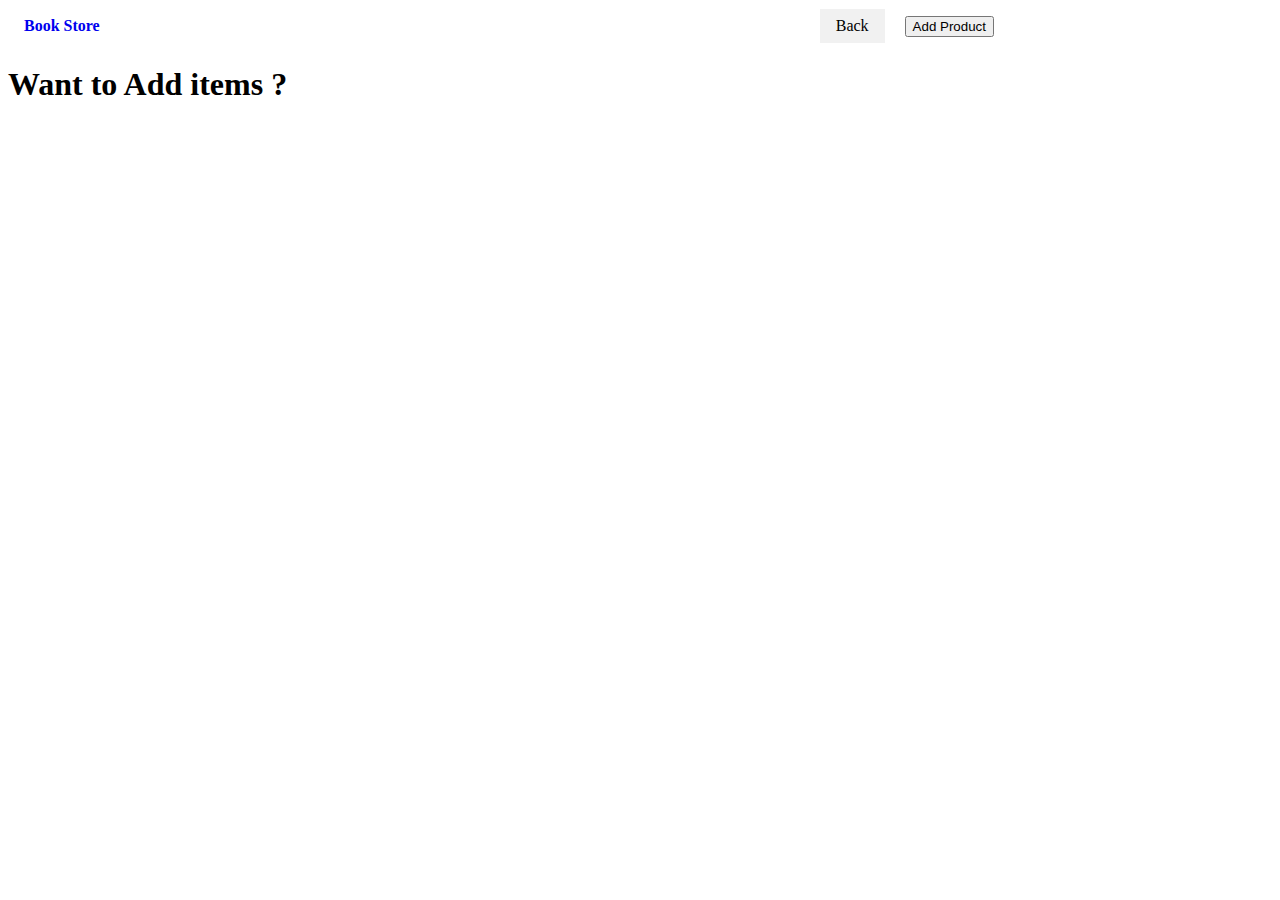
<file: add-product/index.html>
<!DOCTYPE html>
<html lang="en">
<head>
    <!--Required meta tags-->
    <meta charset="UTF-8">
    <meta name="viewport" content="width=device-width, initial-scale=1.0">

    <!--jQuery-->
    <script src="https://ajax.googleapis.com/ajax/libs/jquery/3.5.1/jquery.min.js"></script>
    
    <!--Bootstrap CSS-->
    <link href="https://cdn.jsdelivr.net/npm/bootstrap@5.0.0-beta1/dist/css/bootstrap.min.css" rel="stylesheet" integrity="sha384-giJF6kkoqNQ00vy+HMDP7azOuL0xtbfIcaT9wjKHr8RbDVddVHyTfAAsrekwKmP1" crossorigin="anonymous">

    <!--Custom Stylesheet-->
    <link rel="stylesheet" href="style1.css">

    <!--Favicon-->
    <link rel="icon" type="image/x-icon" href="/image/favicon.png">

    <title>Bookstore website</title>
</head>
<body class="d-flex flex-column min-vh-100">
    <header>


        <!--Navigation bar-->
        <div class="navbar navbar-dark bg-dark shadow-sm">
            <div class="container">
                <a href="/" class="navbar-brand d-flex align-items-center">
                    
                    <strong>Book Store</strong>
                </a>
                <a href="/index.html" class="previous" title="back"> Back</a>
                <a href="form.html">
                <button class="btn btn-outline-warning" type="button" id="add-product" title="add product">Add Product</button>
            </a>
            </div>
           
        </div>
    </header>

    <main class="container main">
        <section class="py-5 text-center container">
            <div class="row py-lg-5">
              <div class="col-lg-6 col-md-8 mx-auto">
                <h1 class="fw-light">Want to Add items ?</h1>
                
              </div>
            </div>
        </section>

            
        </div>
       

        <div class="album py-5 bg-light">
            <div class="container">
                <div class="row" id="card-container">
                    <!--More cards will be add here-->
                    
                </div>
            </div>
        </div>
    </main>

  
    
    <!--Bootstrap Bundle with Popper-->
    <!--<script src="https://cdn.jsdelivr.net/npm/bootstrap@5.0.0-beta1/dist/js/bootstrap.bundle.min.js" integrity="sha384-ygbV9kiqUc6oa4msXn9868pTtWMgiQaeYH7/t7LECLbyPA2x65Kgf80OJFdroafW" crossorigin="anonymous"></script>-->
  <!--  <script src="itemsController.js"></script>    
    <script src="item.js"></script>
  
    <script src="utils.js"></script>
    <script src="index.js"></script> -->
   
</body>
</html>
</file>
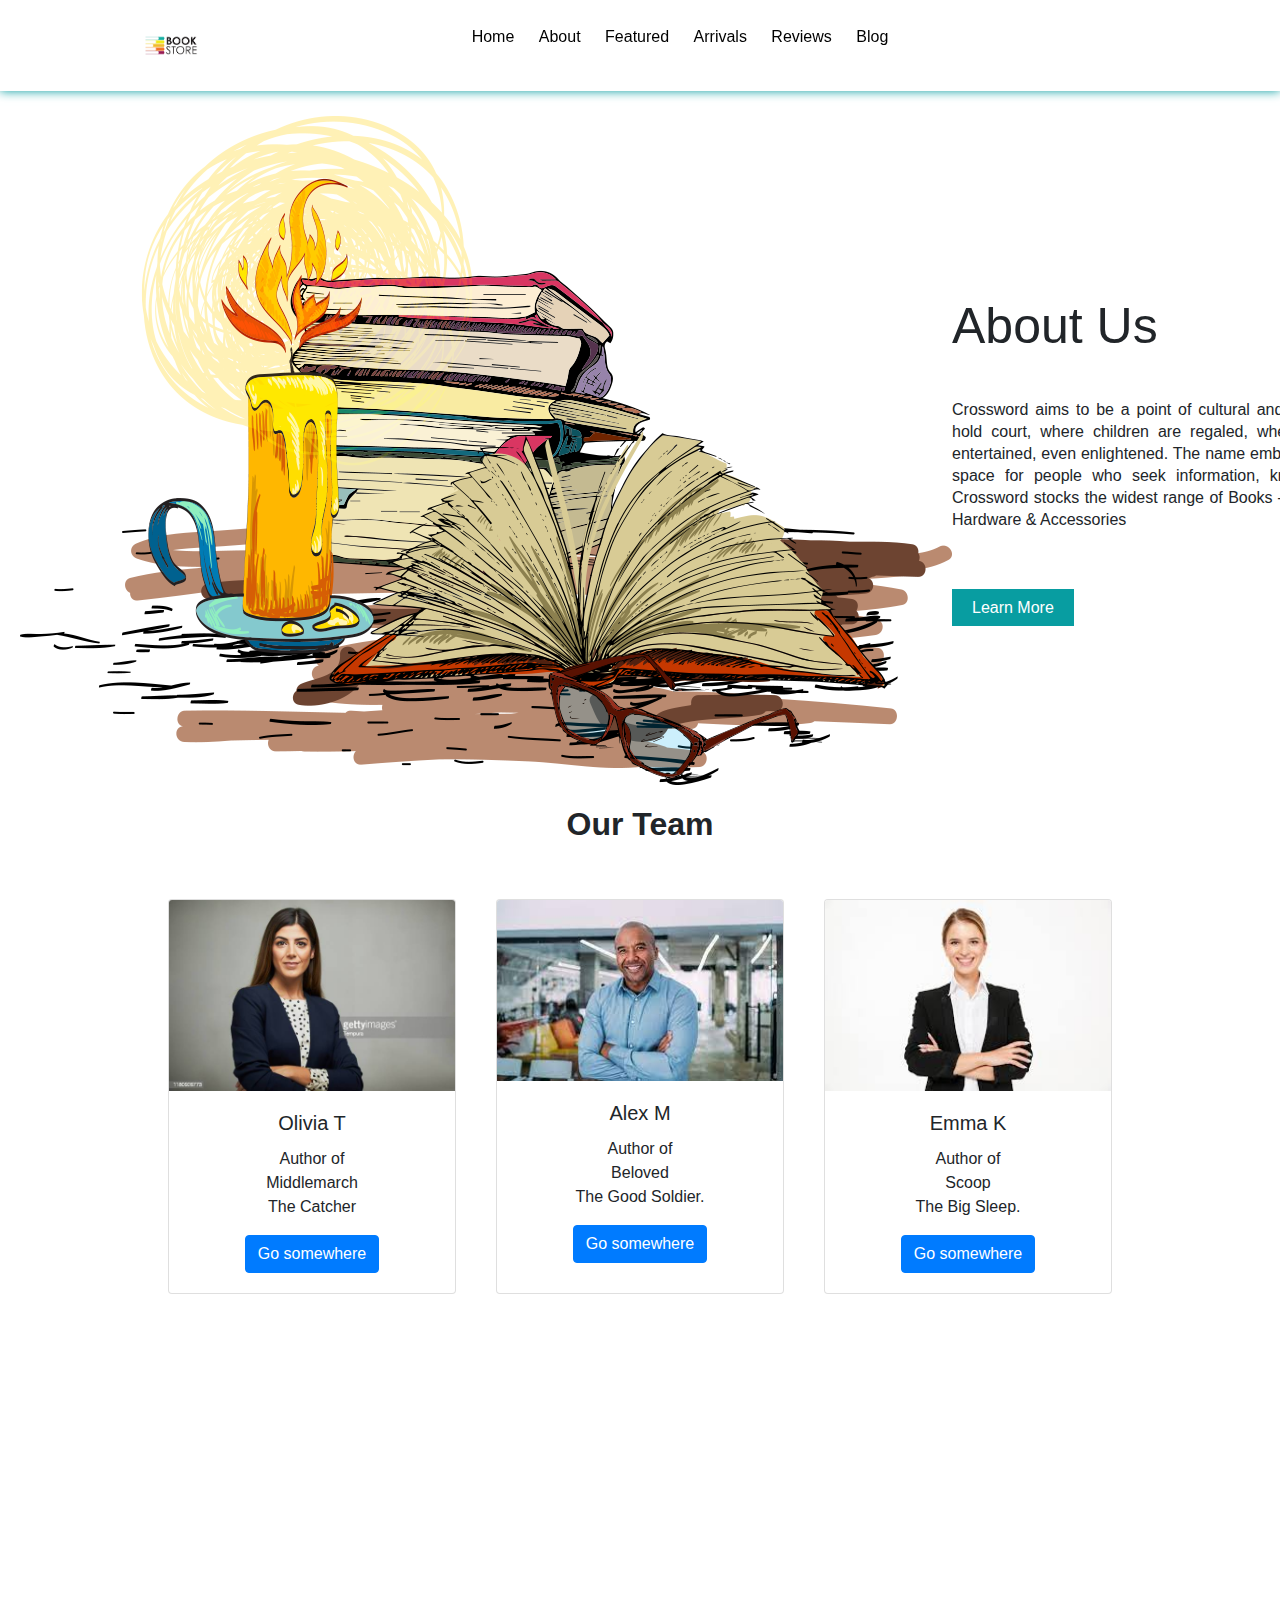
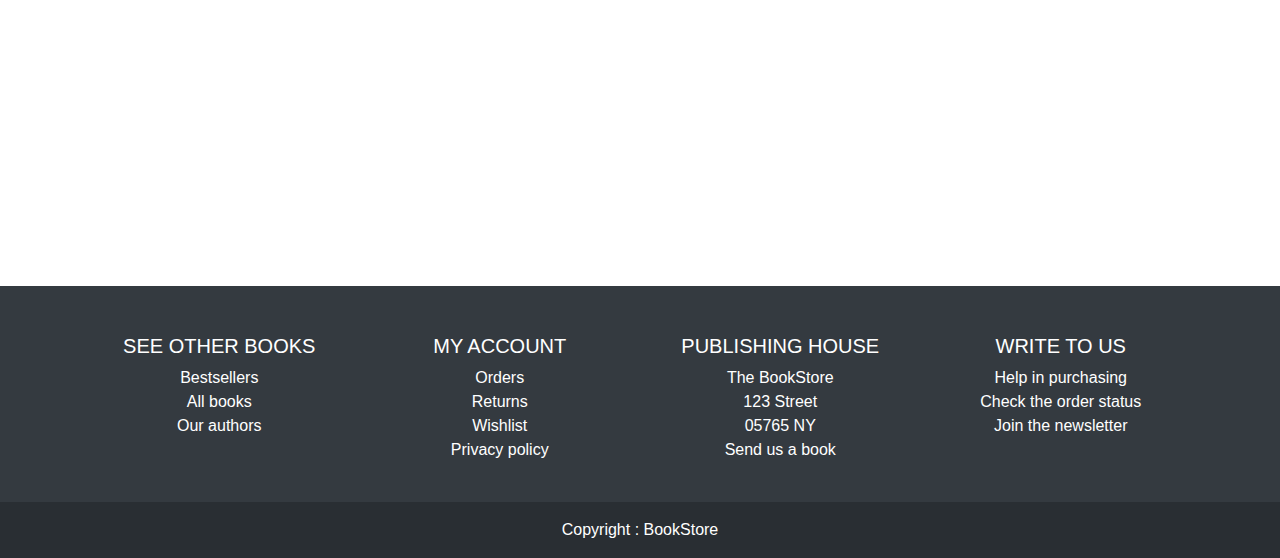
<file: about us/about.html>
<!DOCTYPE html>
<html lang="en">
<head>
    <meta charset="UTF-8">
    <meta http-equiv="X-UA-Compatible" content="IE=edge">
    <meta name="viewport" content="width=device-width, initial-scale=1.0">
    <title>Home</title>
    <link rel="stylesheet" href="about.css">
    <link rel="stylesheet" href="https://cdnjs.cloudflare.com/ajax/libs/font-awesome/6.1.1/css/all.min.css" integrity="sha512-KfkfwYDsLkIlwQp6LFnl8zNdLGxu9YAA1QvwINks4PhcElQSvqcyVLLD9aMhXd13uQjoXtEKNosOWaZqXgel0g==" crossorigin="anonymous" referrerpolicy="no-referrer" />
    <link rel="stylesheet" href="https://cdn.jsdelivr.net/npm/bootstrap@4.4.1/dist/css/bootstrap.min.css" integrity="sha384-Vkoo8x4CGsO3+Hhxv8T/Q5PaXtkKtu6ug5TOeNV6gBiFeWPGFN9MuhOf23Q9Ifjh" crossorigin="anonymous">
    <link rel="icon" type="image/x-icon" href="image/favicon.png">
</head>
<body>
<section>
    <nav>

        <div class="logo">
            <img src="/image/logo.png">
        </div>

        <ul>
          <li><a href="/index.html">Home</a></li>
          <li><a href="/about us/about.html">About</a></li>
          <li><a href="#Featured">Featured</a></li>
          <li><a href="#Arrivals">Arrivals</a></li>
          <li><a href="/reviews/review.html">Reviews</a></li>
          <li><a href="/blogs/blog.html">Blog</a></li>
      </ul>


        <div class="social_icon">
            <i class="fa-solid fa-magnifying-glass"></i>
            <i class="fa-solid fa-heart"></i>
        </div>

    </nav>
</section>
<br>
<br>
<br>
<br>

 <!--About-->

 <div class="about">

    <div class="about_image">
        <img src="/image/about.png">
    </div>
    
    <div class="about_tag">
        <h1>About Us</h1>
        <p>
            Crossword aims to be a point of cultural and social interaction where authors and poets hold court, where children are regaled, where people gravitate to be informed, to be entertained, even enlightened. The name embodies the vision of Crossword as a place and space for people who seek information, knowledge or just the pleasure of reading. Crossword stocks the widest range of Books – Toys – Stationery – Magazines, Gifting and Hardware & Accessories
        </p>
        <a href="#" class="about_btn">Learn More</a>
    </div>

</div>
</section>
<center>
<h2><strong>Our Team</strong></h2>
</center>
<br>
<br>
    <div class="cards">
<div class="card" style="width: 18rem;">
    <img class="card-img-top" src="/about us/image/p1.jpg" alt="Card image cap">
    <div class="card-body">
      <h5 class="card-title">Olivia T</h5>
      <p class="card-text">Author of <br> Middlemarch <br> The Catcher</p>
      <a href="#" class="btn btn-primary">Go somewhere</a>
    </div>
  </div>

  <div class="card" style="width: 18rem;">
    <img class="card-img-top" src="/about us/image/p3.jpg" alt="Card image cap">
    <div class="card-body">
      <h5 class="card-title">Alex M</h5>
      <p class="card-text">Author of <br> Beloved <br> The Good Soldier.</p>
      <a href="#" class="btn btn-primary">Go somewhere</a>
    </div>
  </div>

  <div class="card" style="width: 18rem;">
    <img class="card-img-top" src="/about us/image/p4.jpg" alt="Card image cap">
    <div class="card-body">
      <h5 class="card-title">Emma K</h5>
      <p class="card-text">Author of <br> Scoop <br> The Big Sleep.</p>
      <a href="#" class="btn btn-primary">Go somewhere</a>
    </div>
  </div>
</div>



<br>
<br>
<br>
<br>
<center>
<div class="mapouter"><div class="gmap_canvas"><iframe class="gmap_iframe" frameborder="0" scrolling="no" marginheight="0" marginwidth="0" src="https://maps.google.com/maps?width=600&amp;height=400&amp;hl=en&amp;q=crossword&amp;t=&amp;z=14&amp;ie=UTF8&amp;iwloc=B&amp;output=embed"></iframe><a href="https://formatjson.org/">format json</a></div><style>.mapouter{position:relative;text-align:right;width:600px;height:400px;}.gmap_canvas {overflow:hidden;background:none!important;width:600px;height:400px;}.gmap_iframe {width:600px!important;height:400px!important;}</style></div>
</center>

<br>
<br>
<br>
<br>

    <footer class="bg-dark text-center text-lg-start text-white">
      <!-- Grid container -->
      <div class="container p-4">
        <!--Grid row-->
        <div class="row mt-4">
          <!--Grid column-->
          <div class="col-lg-3 col-md-6 mb-4 mb-md-0">
            <h5 class="text-uppercase">See other books</h5>
  
            <ul class="list-unstyled mb-0">
              <li>
                <a href="#!" class="text-white"><i class="fas fa-book fa-fw fa-sm me-2"></i>Bestsellers</a>
              </li>
              <li>
                <a href="#!" class="text-white"><i class="fas fa-book fa-fw fa-sm me-2"></i>All books</a>
              </li>
              <li>
                <a href="#!" class="text-white"><i class="fas fa-user-edit fa-fw fa-sm me-2"></i>Our authors</a>
              </li>
            </ul>
          </div>
          <!--Grid column-->
  
          <!--Grid column-->
          <div class="col-lg-3 col-md-6 mb-4 mb-md-0">
            <h5 class="text-uppercase">My Account</h5>
  
            <ul class="list-unstyled">
              <li>
                <a href="#!" class="text-white"><i class="fas fa-shipping-fast fa-fw fa-sm me-2"></i>Orders</a>
              </li>
              <li>
                <a href="#!" class="text-white"><i class="fas fa-backspace fa-fw fa-sm me-2"></i>Returns</a>
              </li>
              <li>
                <a href="#!" class="text-white"><i class="far fa-file-alt fa-fw fa-sm me-2"></i>Wishlist</a>
              </li>
              <li>
                <a href="#!" class="text-white"><i class="far fa-file-alt fa-fw fa-sm me-2"></i>Privacy policy</a>
              </li>
            </ul>
          </div>
          <!--Grid column-->
  
          <!--Grid column-->
          <div class="col-lg-3 col-md-6 mb-4 mb-md-0">
            <h5 class="text-uppercase">Publishing house</h5>
  
            <ul class="list-unstyled">
              <li>
                <a href="#!" class="text-white">The BookStore</a>
              </li>
              <li>
                <a href="#!" class="text-white">123 Street</a>
              </li>
              <li>
                <a href="#!" class="text-white">05765 NY</a>
              </li>
              <li>
                <a href="#!" class="text-white"><i class="fas fa-briefcase fa-fw fa-sm me-2"></i>Send us a book</a>
              </li>
            </ul>
          </div>
          <!--Grid column-->
  
          <!--Grid column-->
          <div class="col-lg-3 col-md-6 mb-4 mb-md-0">
            <h5 class="text-uppercase">Write to us</h5>
  
            <ul class="list-unstyled">
              <li>
                <a href="#!" class="text-white"><i class="fas fa-at fa-fw fa-sm me-2"></i>Help in purchasing</a>
              </li>
              <li>
                <a href="#!" class="text-white"><i class="fas fa-shipping-fast fa-fw fa-sm me-2"></i>Check the order status</a>
              </li>
              <li>
                <a href="#!" class="text-white"><i class="fas fa-envelope fa-fw fa-sm me-2"></i>Join the newsletter</a>
              </li>
            </ul>
          </div>
          <!--Grid column-->
        </div>
        <!--Grid row-->
      </div>
      <!-- Grid container -->
  
      <!-- Copyright -->
      <div class="text-center p-3" style="background-color: rgba(0, 0, 0, 0.2)">
        Copyright :
        <a class="text-white" href="https://mdbootstrap.com/">BookStore</a>
      </div>
      <!-- Copyright -->
    </footer>
  
  </div>

</body>
</html>
</file>
<file: add-product/style1.css>
a {
  text-decoration: none;
  display: inline-block;
  padding: 8px 16px;
}

a:hover {
  background-color: #ddd;
  color: black;
}

.previous {
  align-items: right;
  margin-left: 700px;
  background-color: #f1f1f1;
  color: black;
}


.form-product {
    width: 100%;
    max-width: 700px;
    padding: 15px;
    margin: auto;
    border: 1px solid black;
    border-radius: 5px;
    background-color: aliceblue;
  }
  
  .bd-placeholder-img {
      font-size: 1.125rem;
      text-anchor: middle;
      -webkit-user-select: none;
      -moz-user-select: none;
      user-select: none;
  }
  #list-items{
    border: 3px solid black;
    display: inline-block;
    border-radius: 5px;
    align-items: center;
    
   
  }
  
  @media (min-width: 768px) {
      .bd-placeholder-img-lg {
        font-size: 3.5rem;
      }
  }
</file>
<file: about us/about.css>
*{
    margin: 0;
    padding: 0;
    box-sizing: border-box;
    font-family: sans-serif;
}



section nav{
    width: 100%;
    display: flex;
    align-items: center;
    justify-content: space-around;
    box-shadow: 0 0 10px #089da1;
    background: #fff;
    position: fixed;
    left: 0;
    z-index: 100;
}

section nav .logo img{
    width: 100px;
    cursor: pointer;
    margin: 8px 0;
}

section nav ul{
    list-style: none;
}

section nav li{
    display: inline-block;
    padding: 0 10px;
}

section nav li a{
    text-decoration: none;
    color: #000;
}

section nav li a:hover{
    color: #089da1;
}

section nav .social_icon i{
    margin: 0 5px;
    font-size: 18px;
}

section nav .social_icon i:hover{
    color: #089da1;
    cursor: pointer;
}

section .main{
    display: flex;
    align-items: center;
    justify-content: space-around;
    position: relative;
    top: 10%;
}

section .main h1{
    position: relative;
    font-size: 55px;
    top: 80px;
    left: 25px;
}

section .main h1 span{
    color: #089da1;
}

section .main p{
    width: 650px;
    text-align: justify;
    line-height: 22px;
    position: relative;
    top: 125px;
    left: 25px;
}

section .main .main_tag .main_btn{
    background: #089da1;
    padding: 10px 20px;
    position: relative;
    top: 200px;
    left: 25px;
    color: #fff;
    text-decoration: none;
}

section .main .main_img img{
    width: 780px;
    position: relative;
    top: 90px;
    left: 20px;
}


/*about*/

.about{
    width: 100%;
    height: auto;
    padding: 20px;
    display: flex;
    align-items: center;
    justify-content: space-around;
}


.about .about_tag h1{
    font-size: 50px;
    position: relative;
    bottom: 35px;
}

.about .about_tag p{
    line-height: 22px;
    width: 650px;
    text-align: justify;
    margin-bottom: 15px;
}

.about .about_tag .about_btn{
    padding: 10px 20px;
    background: #089da1;
    color: #fff;
    text-decoration: none;
    position: relative;
    top: 50px;
}
.cards{
    display: flex;
    text-align: center;
    justify-content: center;
    justify-items: center;
    column-gap: 40px;
}
</file>
